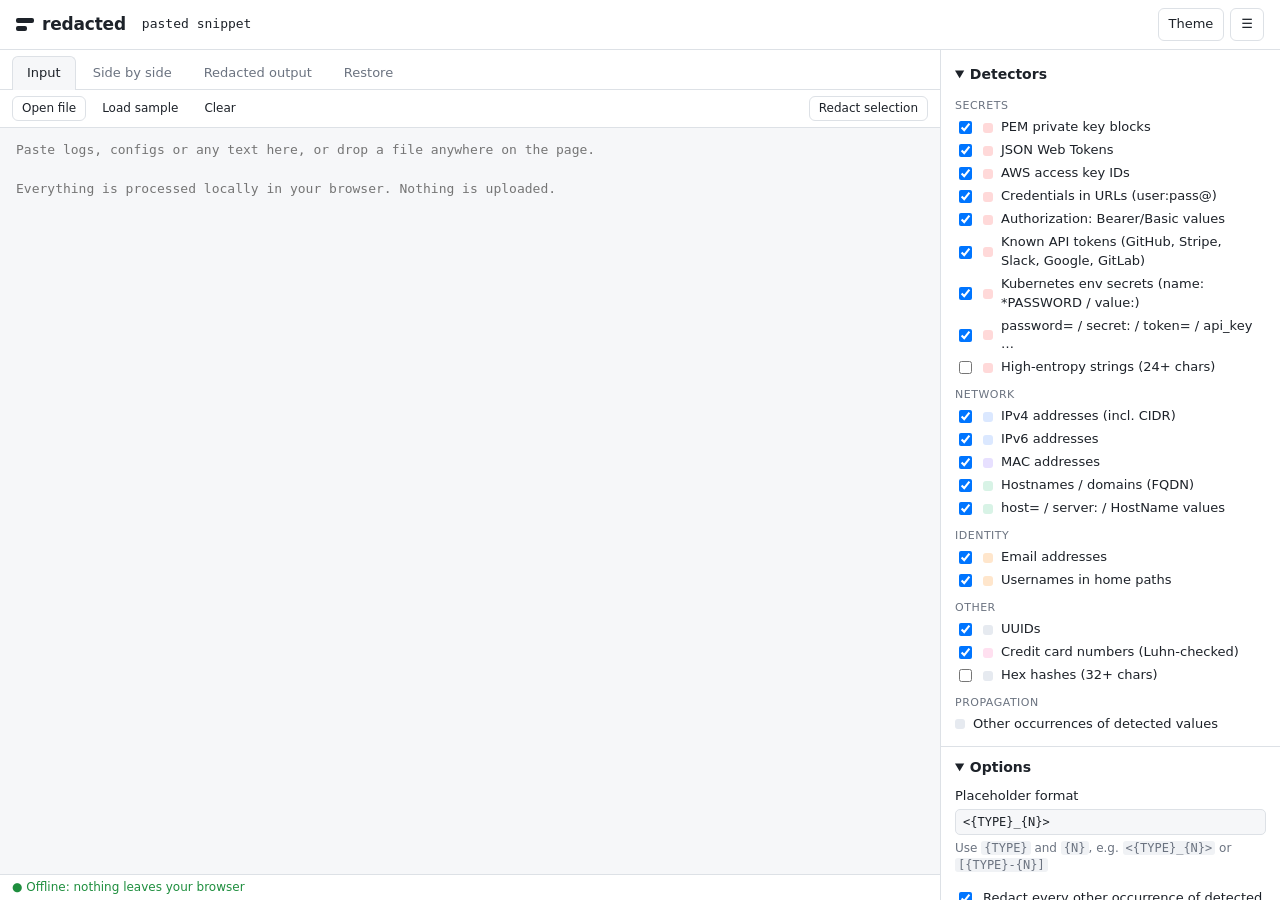
<file: index.html>
<!doctype html>
<html lang="en">
<head>
  <meta charset="utf-8">
  <meta name="viewport" content="width=device-width, initial-scale=1">
  <!-- Nothing may leave the browser: no network connections, no external resources. -->
  <meta http-equiv="Content-Security-Policy" content="default-src 'none'; script-src 'self' file:; style-src 'self' file:; img-src 'self' file: data:; connect-src 'none'; object-src 'none'; base-uri 'none'; form-action 'none'">
  <title>Redacted</title>
  <link rel="stylesheet" href="css/style.css">
  <link rel="icon" href="data:image/svg+xml,%3Csvg xmlns='http://www.w3.org/2000/svg' viewBox='0 0 16 16'%3E%3Crect x='1' y='4' width='14' height='3' rx='1' fill='%23222'/%3E%3Crect x='1' y='9' width='9' height='3' rx='1' fill='%23222'/%3E%3C/svg%3E">
</head>
<body>
  <header class="topbar">
    <div class="brand"><span class="logo" aria-hidden="true"><i></i><i></i></span>redacted</div>
    <div class="file-info"><span id="fileName">pasted snippet</span><span id="stats" class="muted"></span></div>
    <div class="actions">
      <button class="btn icon" id="btnTheme" title="Toggle dark mode" aria-label="Toggle dark mode">Theme</button>
      <button class="btn icon" id="btnSidebar" title="Toggle sidebar" aria-label="Toggle sidebar">☰</button>
    </div>
  </header>

  <div class="layout">
    <main class="workspace">
      <nav class="tabs" role="tablist">
        <button role="tab" data-tab="input" class="tab active">Input</button>
        <button role="tab" data-tab="compare" class="tab">Side by side</button>
        <button role="tab" data-tab="output" class="tab">Redacted output</button>
        <button role="tab" data-tab="restore" class="tab" title="Translate placeholders back using a saved mapping">Restore</button>
      </nav>

      <section class="panel active" data-panel="input">
        <div class="panel-bar">
          <label class="btn small" title="Open a file (or drop it anywhere)">Open file<input id="fileInput" type="file" hidden></label>
          <button class="btn small ghost" id="btnSample">Load sample</button>
          <button class="btn small ghost" id="btnClear">Clear</button>
          <span class="spacer"></span>
          <button class="btn small" data-action="selection" title="Redact the selected text everywhere">Redact selection</button>
        </div>
        <textarea id="input" spellcheck="false" autocomplete="off" placeholder="Paste logs, configs or any text here, or drop a file anywhere on the page.&#10;&#10;Everything is processed locally in your browser. Nothing is uploaded."></textarea>
      </section>

      <section class="panel" data-panel="compare">
        <div class="panel-bar">
          <span class="muted">Select text in the original to redact it everywhere; click a highlight for details.</span>
          <span class="spacer"></span>
          <button class="btn small" data-action="selection" title="Redact the selected text everywhere">Redact selection</button>
          <button class="btn small" data-action="copy" title="Copy redacted text">Copy</button>
          <button class="btn small primary" data-action="download" title="Download redacted file (Ctrl+S)">Download</button>
        </div>
        <div class="grid-head"><span>Original</span><span>Redacted</span></div>
        <div id="grid" class="grid" tabindex="0"></div>
        <div id="empty" class="empty">Nothing to show yet. Paste text or open a file in the <b>Input</b> tab.</div>
      </section>

      <section class="panel" data-panel="output">
        <div class="panel-bar">
          <span class="spacer"></span>
          <button class="btn small" data-action="copy" title="Copy redacted text">Copy</button>
          <button class="btn small primary" data-action="download" title="Download redacted file (Ctrl+S)">Download</button>
        </div>
        <textarea id="output" spellcheck="false" readonly></textarea>
      </section>

      <section class="panel" data-panel="restore">
        <div class="panel-bar">
          <span class="muted">Mapping:</span> <b id="restoreSource"></b>
          <label class="btn small" title="Load a .mapping.json or .mapping.csv export">Load mapping<input id="mapInput" type="file" accept=".json,.csv,application/json,text/csv" hidden></label>
          <button class="btn small ghost" id="btnMapCurrent" title="Use the mapping of the document in the Input tab">Use current</button>
          <span class="spacer"></span>
          <label class="btn small" title="Open a redacted file">Open redacted file<input id="restoreFileInput" type="file" hidden></label>
          <button class="btn small" data-action="copy" title="Copy restored text">Copy</button>
          <button class="btn small primary" data-action="download" title="Download restored file (Ctrl+S)">Download</button>
        </div>
        <div class="grid-head"><span>Redacted text, or a reply that mentions placeholders</span><span>Restored (contains original values)</span></div>
        <div class="split">
          <textarea id="restoreInput" spellcheck="false" autocomplete="off" placeholder="Paste redacted text here, e.g. &quot;&lt;HOST_3&gt; cannot reach &lt;IP_1&gt;&quot;.&#10;&#10;Load the mapping you exported when redacting, or use the mapping of the current document.&#10;Drop a .mapping.json / .mapping.csv to load it, or any other file to restore it."></textarea>
          <textarea id="restoreOutput" spellcheck="false" readonly></textarea>
        </div>
        <div id="restoreStatus" class="restore-status muted"></div>
      </section>

      <footer class="statusbar">
        <span class="badge ok">● Offline: nothing leaves your browser</span>
        <span id="status" class="muted"></span>
      </footer>
    </main>

    <aside class="sidebar" id="sidebar">
      <details open>
        <summary>Detectors <span id="totalCount" class="count"></span></summary>
        <div id="ruleList"></div>
      </details>

      <details open>
        <summary>Options</summary>
        <label class="field">Placeholder format
          <input id="optTemplate" type="text" spellcheck="false">
          <small>Use <code>{TYPE}</code> and <code>{N}</code>, e.g. <code>&lt;{TYPE}_{N}&gt;</code> or <code>[{TYPE}-{N}]</code></small>
        </label>
        <label class="check"><input id="optPropagate" type="checkbox"> Redact every other occurrence of detected values</label>
        <label class="check"><input id="optShortHosts" type="checkbox"> Also redact short host names (<code>web01</code> from <code>web01.corp.local</code>)</label>
      </details>

      <details open>
        <summary>Terms <span id="termCount" class="count"></span></summary>
        <p class="hint">Literal words to always redact (case-insensitive), e.g. company or customer names.</p>
        <form id="termForm" class="inline-form">
          <input id="termValue" type="text" placeholder="term" required spellcheck="false">
          <input id="termType" type="text" placeholder="TYPE" list="typeList" value="CUSTOM" spellcheck="false">
          <button class="btn small">Add</button>
        </form>
        <ul id="termList" class="list"></ul>
      </details>

      <details>
        <summary>Custom patterns <span id="customCount" class="count"></span></summary>
        <p class="hint">JavaScript regular expressions. Use a named group <code>(?&lt;v&gt;…)</code> to redact only part of a match.</p>
        <form id="customForm" class="stack-form">
          <input id="customName" type="text" placeholder="name, e.g. Ticket IDs" required>
          <input id="customPattern" type="text" placeholder="pattern, e.g. \bJIRA-\d+\b" required spellcheck="false">
          <div class="inline-form">
            <input id="customType" type="text" placeholder="TYPE" list="typeList" value="CUSTOM" spellcheck="false">
            <input id="customFlags" type="text" placeholder="flags (i, m)" spellcheck="false" maxlength="5">
            <button class="btn small">Add</button>
          </div>
          <small id="customError" class="error"></small>
        </form>
        <ul id="customList" class="list"></ul>
      </details>

      <details>
        <summary>Allowlist <span id="allowCount" class="count"></span></summary>
        <p class="hint">Values that are never redacted. One per line, <code>*</code> wildcards allowed.</p>
        <textarea id="allowlist" rows="7" spellcheck="false"></textarea>
      </details>

      <details>
        <summary>Mapping <span id="mapCount" class="count"></span></summary>
        <p class="hint warn">Contains the original sensitive values. Keep it private: it lets you translate placeholders back when someone refers to <code>&lt;HOST_3&gt;</code>. Use the <b>Restore</b> tab for that.</p>
        <div class="row-buttons">
          <button class="btn small" id="btnMapJson">Export JSON</button>
          <button class="btn small" id="btnMapCsv">Export CSV</button>
        </div>
        <input id="mapFilter" type="search" placeholder="filter…">
        <div class="table-wrap"><table id="mapTable"><thead><tr><th>Placeholder</th><th>Original</th><th>#</th></tr></thead><tbody></tbody></table></div>
      </details>

      <details>
        <summary>Profile</summary>
        <p class="hint">Settings are saved in this browser. Export them to share rules with your team.</p>
        <div class="row-buttons">
          <button class="btn small" id="btnProfileExport">Export</button>
          <label class="btn small">Import<input id="profileInput" type="file" accept=".json,application/json" hidden></label>
          <button class="btn small ghost" id="btnReset">Reset to defaults</button>
        </div>
      </details>
    </aside>
  </div>

  <datalist id="typeList">
    <option value="CUSTOM"><option value="HOST"><option value="USER"><option value="ORG"><option value="SECRET"><option value="IP"><option value="PROJECT"><option value="CUSTOMER">
  </datalist>

  <div id="popover" class="popover" hidden></div>
  <div id="dropOverlay" class="drop-overlay" hidden><div>Drop file to redact</div></div>
  <div id="toast" class="toast" hidden></div>

  <script src="js/rules.js"></script>
  <script src="js/redactor.js"></script>
  <script src="js/render.js"></script>
  <script src="js/app.js"></script>
</body>
</html>
</file>
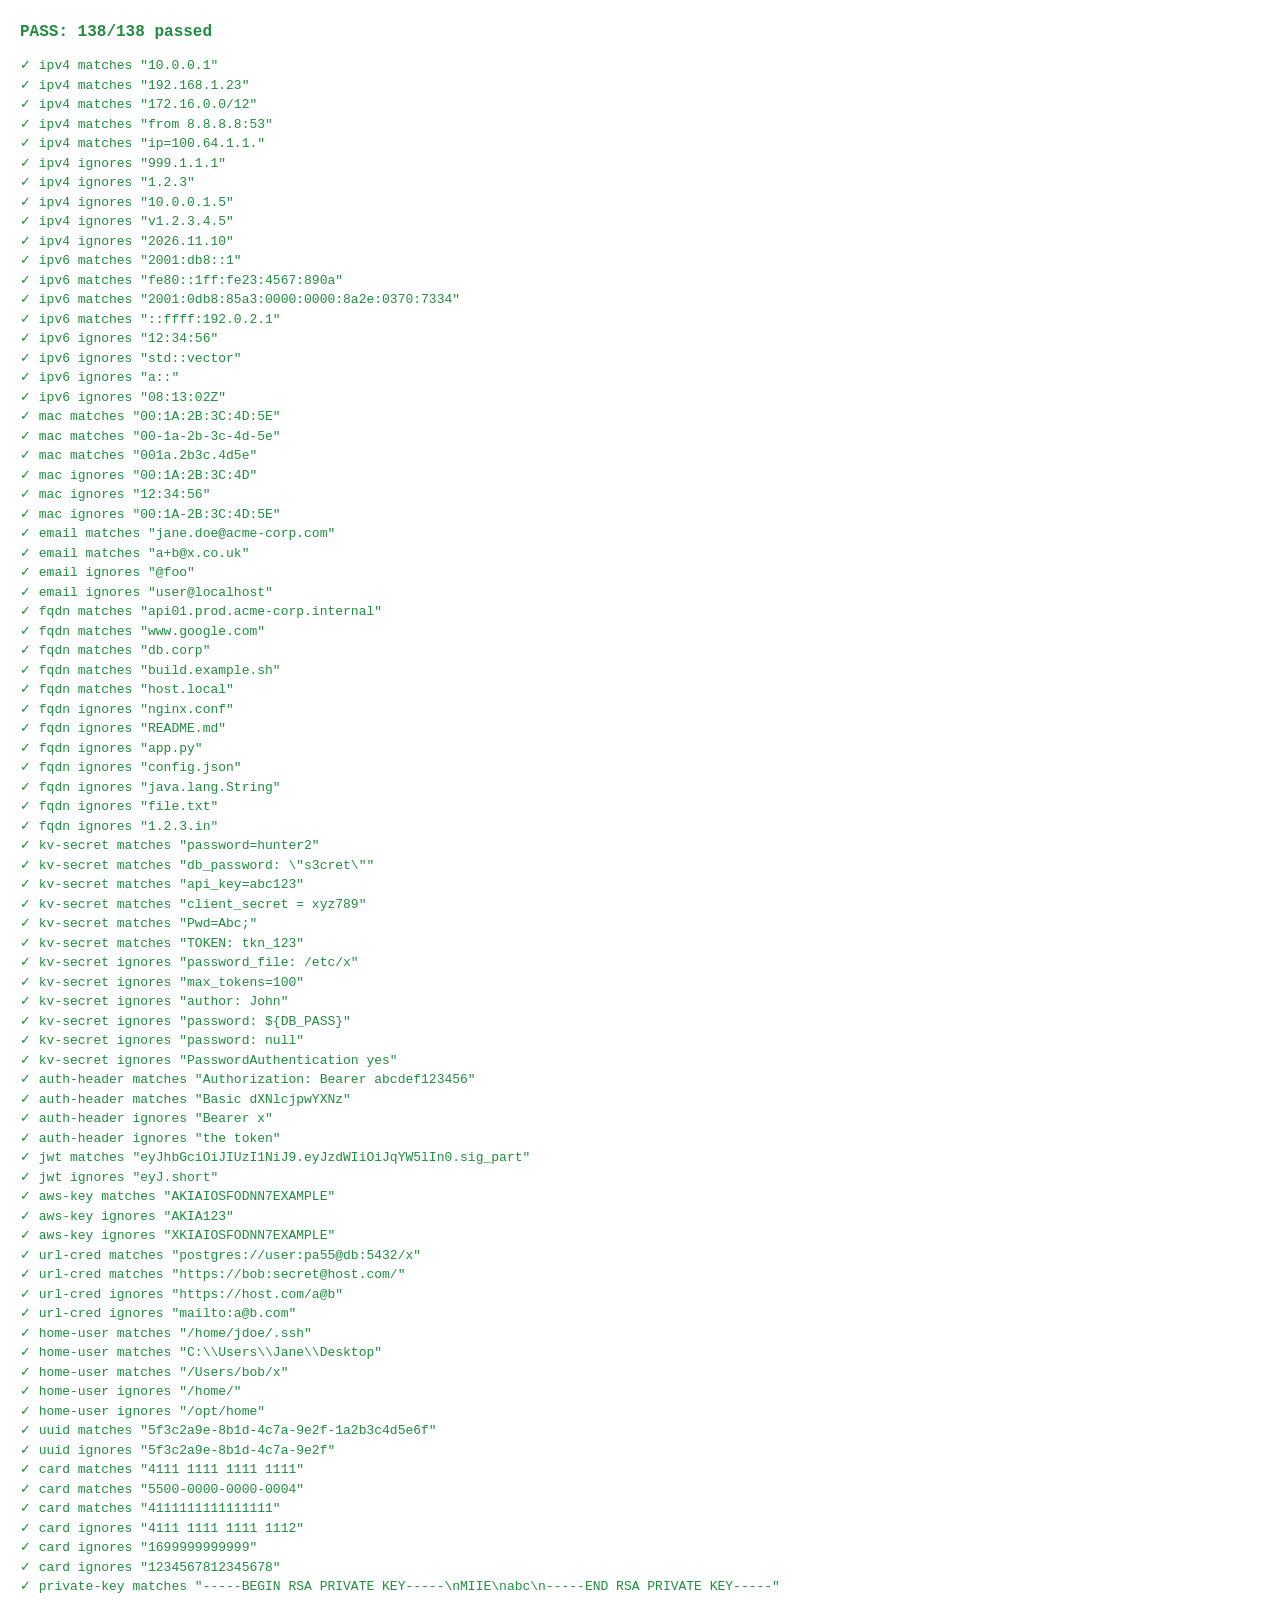
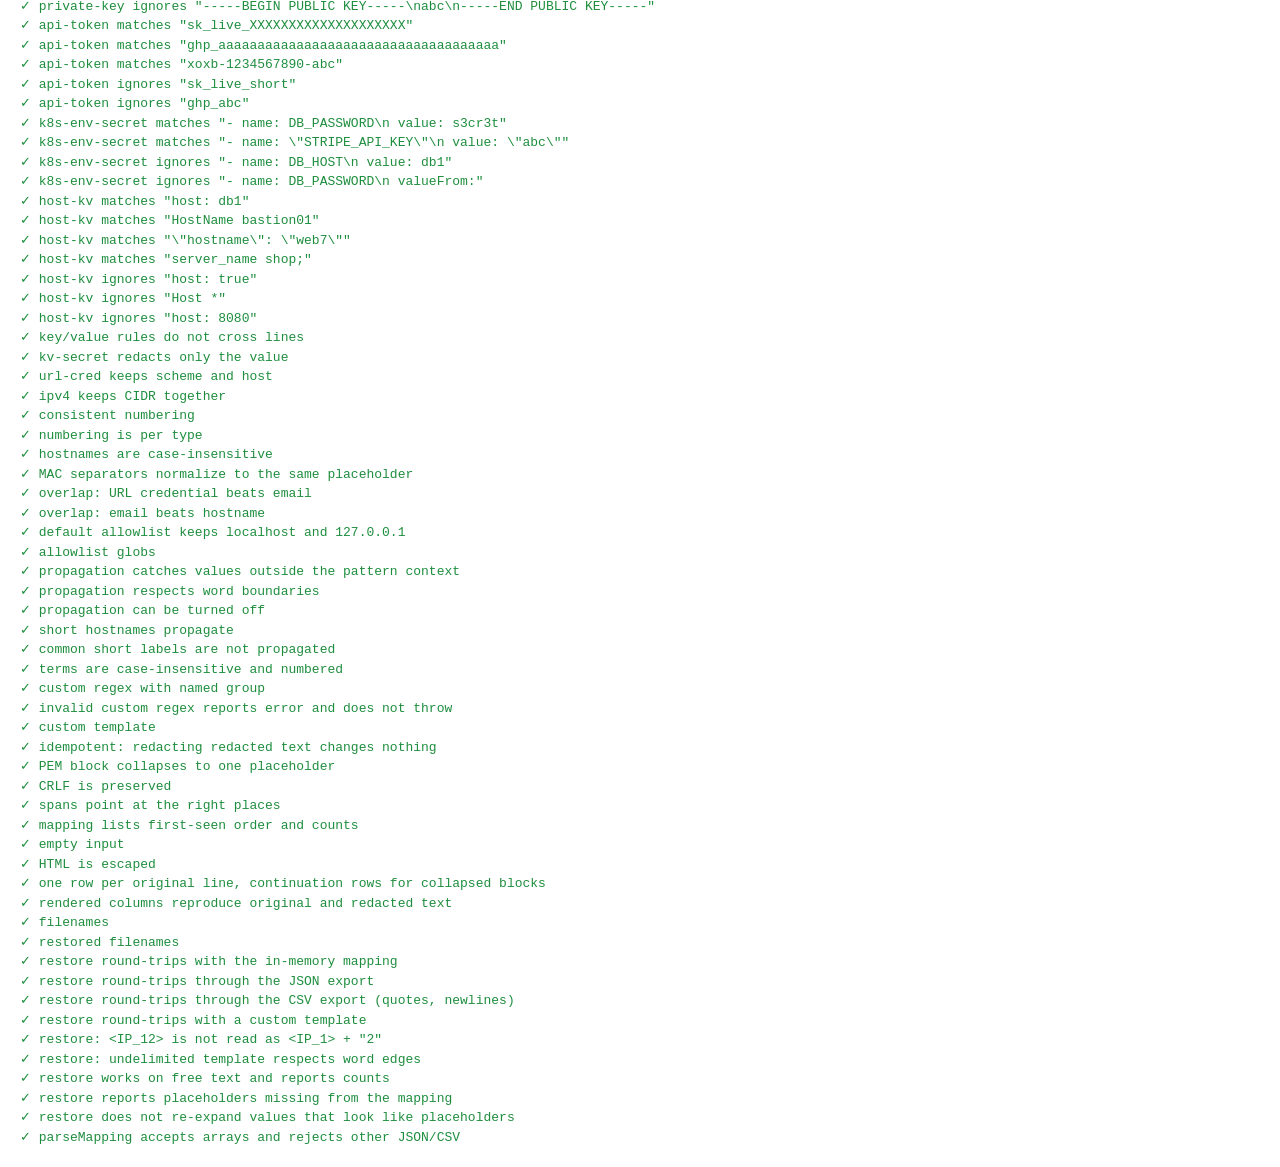
<file: tests/tests.html>
<!doctype html>
<html lang="en">
<head>
  <meta charset="utf-8">
  <title>redacted tests</title>
  <style>
    body { font: 13px/1.5 ui-monospace, monospace; margin: 20px; }
    .pass { color: #1e8e3e; } .fail { color: #c0392b; font-weight: bold; }
    #summary { font-size: 16px; font-weight: bold; margin-bottom: 12px; }
  </style>
</head>
<body>
  <div id="summary">running…</div>
  <div id="log"></div>
  <script src="../js/rules.js"></script>
  <script src="../js/redactor.js"></script>
  <script src="../js/render.js"></script>
  <script src="tests.js"></script>
</body>
</html>
</file>
<file: css/style.css>
:root {
  --bg: #f6f7f9;
  --surface: #ffffff;
  --surface-2: #f0f2f5;
  --border: #dde1e6;
  --text: #1d2229;
  --muted: #6b7380;
  --accent: #2f5bea;
  --accent-text: #ffffff;
  --row-changed: #fff8e6;
  --cont: repeating-linear-gradient(45deg, transparent 0 6px, rgba(0,0,0,.04) 6px 12px);
  --danger: #c0392b;
  --ok: #1e8e3e;
  --mono: ui-monospace, "JetBrains Mono", "Cascadia Code", "Fira Code", Menlo, Consolas, monospace;
  --sans: system-ui, -apple-system, "Segoe UI", Roboto, sans-serif;

  /* highlight slots: bg / fg */
  --p0: #dbe8ff; --p0f: #173c8a;
  --p1: #e7e0ff; --p1f: #44308f;
  --p2: #d8f3e6; --p2f: #13603a;
  --p3: #ffe6cc; --p3f: #7a3d00;
  --p4: #ffd9d9; --p4f: #8a1c1c;
  --p5: #e6eaf0; --p5f: #34404f;
  --p6: #ffe0f0; --p6f: #87194f;
  --p7: #d6f4f7; --p7f: #0d5c66;
  color-scheme: light;
}

@media (prefers-color-scheme: dark) {
  :root:not([data-theme="light"]) {
    --bg: #12151a; --surface: #1a1e25; --surface-2: #222731; --border: #313846;
    --text: #e3e7ee; --muted: #8d96a5; --accent: #6e8dff; --accent-text: #0d1220;
    --row-changed: #2a2614; --cont: repeating-linear-gradient(45deg, transparent 0 6px, rgba(255,255,255,.04) 6px 12px);
    --danger: #ff7b6e; --ok: #5cd27c;
    --p0: #1f3360; --p0f: #b9d0ff; --p1: #33295e; --p1f: #d6cbff; --p2: #173f2c; --p2f: #a7e9c6;
    --p3: #4a3014; --p3f: #ffd2a3; --p4: #561f22; --p4f: #ffb8b8; --p5: #2e3540; --p5f: #cfd6e2;
    --p6: #4f1d36; --p6f: #ffc1df; --p7: #123f45; --p7f: #a5e9f1;
    color-scheme: dark;
  }
}
:root[data-theme="dark"] {
  --bg: #12151a; --surface: #1a1e25; --surface-2: #222731; --border: #313846;
  --text: #e3e7ee; --muted: #8d96a5; --accent: #6e8dff; --accent-text: #0d1220;
  --row-changed: #2a2614; --cont: repeating-linear-gradient(45deg, transparent 0 6px, rgba(255,255,255,.04) 6px 12px);
  --danger: #ff7b6e; --ok: #5cd27c;
  --p0: #1f3360; --p0f: #b9d0ff; --p1: #33295e; --p1f: #d6cbff; --p2: #173f2c; --p2f: #a7e9c6;
  --p3: #4a3014; --p3f: #ffd2a3; --p4: #561f22; --p4f: #ffb8b8; --p5: #2e3540; --p5f: #cfd6e2;
  --p6: #4f1d36; --p6f: #ffc1df; --p7: #123f45; --p7f: #a5e9f1;
  color-scheme: dark;
}

* { box-sizing: border-box; }
html, body { height: 100%; margin: 0; }
body {
  background: var(--bg); color: var(--text); font: 14px/1.45 var(--sans);
  display: flex; flex-direction: column; overflow: hidden;
}
code { font-family: var(--mono); font-size: 12px; background: var(--surface-2); padding: 0 3px; border-radius: 3px; }
.muted { color: var(--muted); }

/* ---- top bar ---- */
.topbar {
  display: flex; align-items: center; gap: 16px; padding: 8px 16px;
  background: var(--surface); border-bottom: 1px solid var(--border); flex-wrap: wrap;
}
.brand { font-weight: 700; font-size: 17px; display: flex; align-items: center; gap: 8px; letter-spacing: -.2px; }
.logo { display: inline-flex; flex-direction: column; gap: 3px; }
.logo i { display: block; height: 5px; border-radius: 2px; background: var(--text); width: 18px; }
.logo i + i { width: 11px; }
.file-info { display: flex; gap: 10px; align-items: baseline; min-width: 0; flex: 1; }
.file-info #fileName { font-family: var(--mono); font-size: 13px; overflow: hidden; text-overflow: ellipsis; white-space: nowrap; }
.actions { display: flex; gap: 6px; flex-wrap: wrap; }

.btn {
  font: inherit; font-size: 13px; padding: 6px 12px; border-radius: 6px; cursor: pointer;
  border: 1px solid var(--border); background: var(--surface); color: var(--text); white-space: nowrap;
}
.btn:hover { background: var(--surface-2); }
.btn:focus-visible, .tab:focus-visible { outline: 2px solid var(--accent); outline-offset: 1px; }
.btn.primary { background: var(--accent); color: var(--accent-text); border-color: var(--accent); }
.btn.primary:hover { filter: brightness(1.08); }
.btn.icon { padding: 6px 10px; }
.btn.small { padding: 3px 9px; font-size: 12px; }
.btn.ghost { border-color: transparent; background: transparent; }
.btn.ghost:hover { background: var(--surface-2); }
.btn.danger { color: var(--danger); }

/* ---- layout ---- */
.layout { flex: 1; display: flex; min-height: 0; }
.workspace { flex: 1; display: flex; flex-direction: column; min-width: 0; }
.sidebar {
  width: 340px; flex-shrink: 0; overflow-y: auto; background: var(--surface);
  border-left: 1px solid var(--border); padding: 4px 0;
}
body.no-sidebar .sidebar { display: none; }

.tabs { display: flex; gap: 2px; padding: 6px 12px 0; align-items: center; border-bottom: 1px solid var(--border); background: var(--surface); }
.tab {
  font: inherit; font-size: 13px; padding: 7px 14px; cursor: pointer; background: none; color: var(--muted);
  border: 1px solid transparent; border-bottom: none; border-radius: 6px 6px 0 0; margin-bottom: -1px;
}
.tab.active { color: var(--text); background: var(--bg); border-color: var(--border); }

.panel { display: none; flex: 1; min-height: 0; flex-direction: column; }
.panel.active { display: flex; }
.panel textarea {
  flex: 1; resize: none; border: 0; outline: none; padding: 12px 16px; margin: 0;
  font: 13px/1.5 var(--mono); background: var(--bg); color: var(--text); tab-size: 4; white-space: pre; overflow: auto;
}

/* ---- per-tab toolbar ---- */
.panel-bar { display: flex; gap: 6px; align-items: center; flex-wrap: wrap; padding: 6px 12px; font-size: 13px; border-bottom: 1px solid var(--border); background: var(--surface); }
.panel-bar .spacer { flex: 1; }
.panel-bar b { font-weight: 600; margin-right: 6px; }

/* ---- restore ---- */
.split { flex: 1; min-height: 0; display: grid; grid-template-columns: 1fr 1fr; }
.split textarea { min-width: 0; }
.split textarea + textarea { border-left: 1px solid var(--border); }
.restore-status { padding: 4px 12px; font-size: 12px; border-top: 1px solid var(--border); min-height: 1.5em; }
.restore-status.warn { color: var(--danger); }

/* ---- side-by-side grid ---- */
.grid-head {
  display: grid; grid-template-columns: 1fr 1fr; font-size: 12px; font-weight: 600; color: var(--muted);
  text-transform: uppercase; letter-spacing: .5px; border-bottom: 1px solid var(--border); background: var(--surface);
}
.grid-head span { padding: 5px 12px; }
.grid-head span + span { border-left: 1px solid var(--border); }
.grid { flex: 1; overflow: auto; font: 13px/1.55 var(--mono); outline: none; background: var(--surface); }
.grid:empty { display: none; }
.empty { padding: 40px; text-align: center; color: var(--muted); }
.grid:not(:empty) + .empty { display: none; }
.row { display: grid; grid-template-columns: 3.5em 1fr 3.5em 1fr; min-width: 100%; }
.row > span { white-space: pre-wrap; word-break: break-all; padding: 0 8px; min-height: 1.55em; }
.row > .ln { white-space: nowrap; word-break: normal; padding: 2px 6px 0 2px; color: var(--muted); text-align: right; user-select: none; font-size: 11px; background: var(--surface-2); }
.row > span:nth-child(3) { border-left: 1px solid var(--border); }
.row.changed > .o, .row.changed > .r { background: var(--row-changed); }
.row.cont > .r { background: var(--cont); }
.grid.wrap-off .row > span { white-space: pre; word-break: normal; }

mark.hl { border-radius: 3px; padding: 0 1px; cursor: pointer; }
mark.o { text-decoration: line-through; text-decoration-color: currentColor; text-decoration-thickness: 1px; }
mark.r { font-weight: 600; }
mark.hl:hover, mark.hl.focus { outline: 2px solid currentColor; }
.p0 { background: var(--p0); color: var(--p0f); } .p1 { background: var(--p1); color: var(--p1f); }
.p2 { background: var(--p2); color: var(--p2f); } .p3 { background: var(--p3); color: var(--p3f); }
.p4 { background: var(--p4); color: var(--p4f); } .p5 { background: var(--p5); color: var(--p5f); }
.p6 { background: var(--p6); color: var(--p6f); } .p7 { background: var(--p7); color: var(--p7f); }

/* ---- status bar ---- */
.statusbar { display: flex; gap: 16px; padding: 4px 12px; font-size: 12px; border-top: 1px solid var(--border); background: var(--surface); }
.badge.ok { color: var(--ok); }

/* ---- sidebar ---- */
details { border-bottom: 1px solid var(--border); padding: 4px 14px 10px; }
summary { cursor: pointer; font-weight: 600; padding: 6px 0; list-style-position: inside; }
summary .count { font-weight: 400; color: var(--muted); font-size: 12px; margin-left: 4px; }
.group-title { font-size: 11px; text-transform: uppercase; letter-spacing: .5px; color: var(--muted); margin: 8px 0 2px; }
.rule { display: flex; align-items: center; gap: 8px; padding: 2px 0; font-size: 13px; }
.rule .swatch { width: 10px; height: 10px; border-radius: 3px; flex-shrink: 0; }
.rule .name { flex: 1; }
.rule .n { font-size: 11px; color: var(--muted); font-variant-numeric: tabular-nums; }
.rule .n.hit { color: var(--text); font-weight: 600; }
.check { display: flex; gap: 8px; align-items: flex-start; font-size: 13px; margin: 6px 0; }
.check input { margin-top: 3px; }
.field { display: flex; flex-direction: column; gap: 3px; font-size: 13px; margin: 4px 0 8px; }
.field small, .hint { color: var(--muted); font-size: 12px; margin: 2px 0 6px; }
.hint.warn { color: var(--danger); }
.error { color: var(--danger); font-size: 12px; }

.sidebar input[type="text"], .sidebar input[type="search"], .sidebar textarea {
  font: 12px var(--mono); padding: 5px 7px; border: 1px solid var(--border); border-radius: 5px;
  background: var(--bg); color: var(--text); width: 100%; min-width: 0;
}
.sidebar textarea { resize: vertical; }
.inline-form { display: flex; gap: 6px; align-items: center; }
.inline-form input:first-child { flex: 2; }
.inline-form input { flex: 1; }
.stack-form { display: flex; flex-direction: column; gap: 6px; }
.row-buttons { display: flex; gap: 6px; flex-wrap: wrap; margin-bottom: 8px; }

.list { list-style: none; padding: 0; margin: 8px 0 0; }
.list li { display: flex; align-items: center; gap: 6px; font-size: 12px; padding: 3px 0; border-top: 1px dashed var(--border); }
.list li .v { font-family: var(--mono); flex: 1; overflow: hidden; text-overflow: ellipsis; white-space: nowrap; }
.list li .t { font-family: var(--mono); font-size: 11px; border-radius: 3px; padding: 0 4px; }
.list li .x { border: 0; background: none; color: var(--muted); cursor: pointer; font-size: 14px; padding: 0 4px; }
.list li .x:hover { color: var(--danger); }
.list li.bad .v { color: var(--danger); }

.table-wrap { max-height: 320px; overflow: auto; margin-top: 6px; }
table { width: 100%; border-collapse: collapse; font: 12px var(--mono); }
th { text-align: left; font: 600 11px var(--sans); color: var(--muted); position: sticky; top: 0; background: var(--surface); padding: 3px 4px; }
td { padding: 2px 4px; border-top: 1px solid var(--border); word-break: break-all; vertical-align: top; }
td:last-child, th:last-child { text-align: right; }

/* ---- floating bits ---- */
.popover {
  position: fixed; z-index: 20; background: var(--surface); border: 1px solid var(--border); border-radius: 8px;
  box-shadow: 0 6px 24px rgba(0,0,0,.18); padding: 10px 12px; font-size: 13px; max-width: 380px; min-width: 220px;
}
.popover .kv { display: grid; grid-template-columns: auto 1fr; gap: 2px 10px; margin-bottom: 8px; }
.popover .kv b { color: var(--muted); font-weight: 500; }
.popover .kv span { font-family: var(--mono); font-size: 12px; word-break: break-all; }
.popover .row-buttons { margin: 0; }
.popover input { font: 12px var(--mono); padding: 4px 6px; border: 1px solid var(--border); border-radius: 5px; background: var(--bg); color: var(--text); width: 110px; }
.drop-overlay {
  position: fixed; inset: 0; z-index: 30; background: rgba(47,91,234,.12); border: 3px dashed var(--accent);
  display: flex; align-items: center; justify-content: center; font-size: 22px; font-weight: 600; color: var(--accent); pointer-events: none;
}
.drop-overlay[hidden], .popover[hidden], .toast[hidden], .btn[hidden] { display: none; }
.toast {
  position: fixed; bottom: 40px; left: 50%; transform: translateX(-50%); z-index: 40;
  background: var(--text); color: var(--bg); padding: 8px 14px; border-radius: 6px; font-size: 13px;
}

@media (max-width: 900px) {
  body { overflow: auto; }
  .layout { flex-direction: column; }
  .sidebar { width: 100%; border-left: none; border-top: 1px solid var(--border); }
  .workspace { min-height: 70vh; }
  .row { grid-template-columns: 3em 1fr 3em 1fr; font-size: 12px; }
  .topbar { padding: 8px; }
}
</file>
